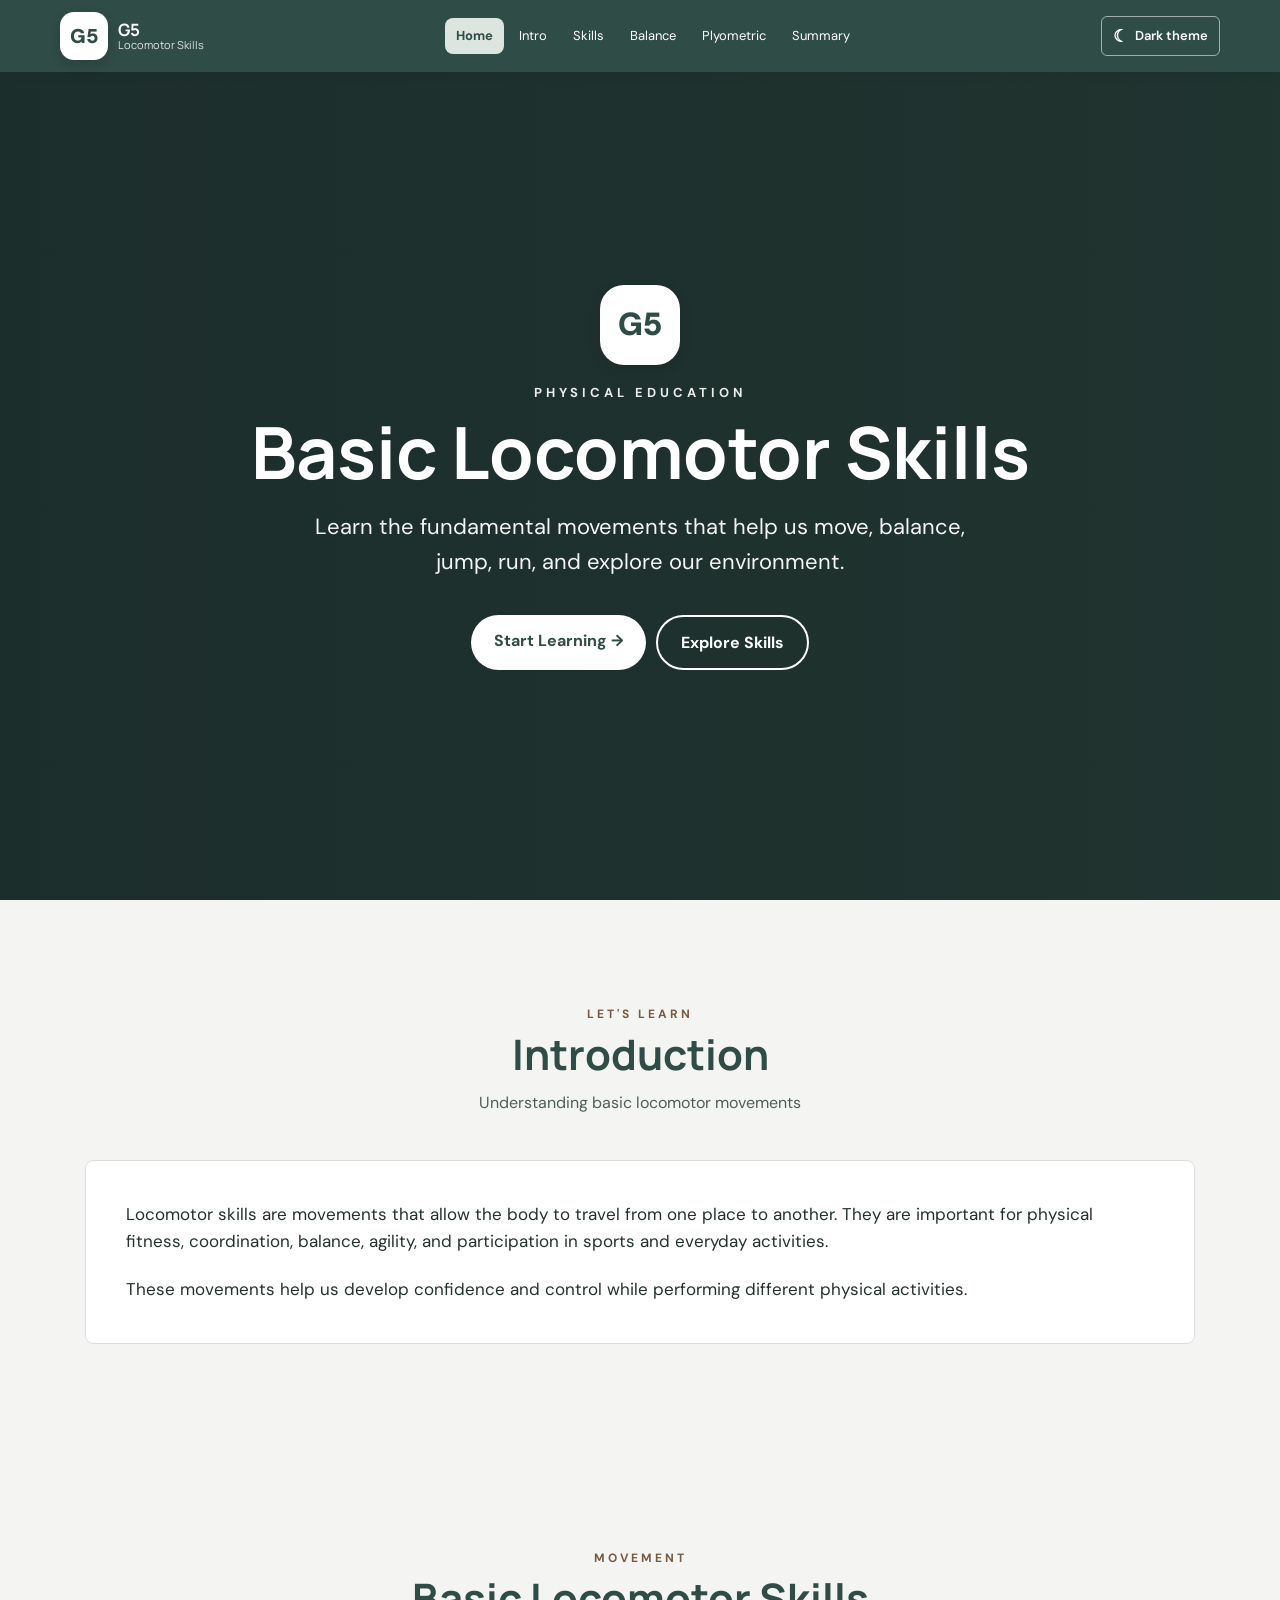
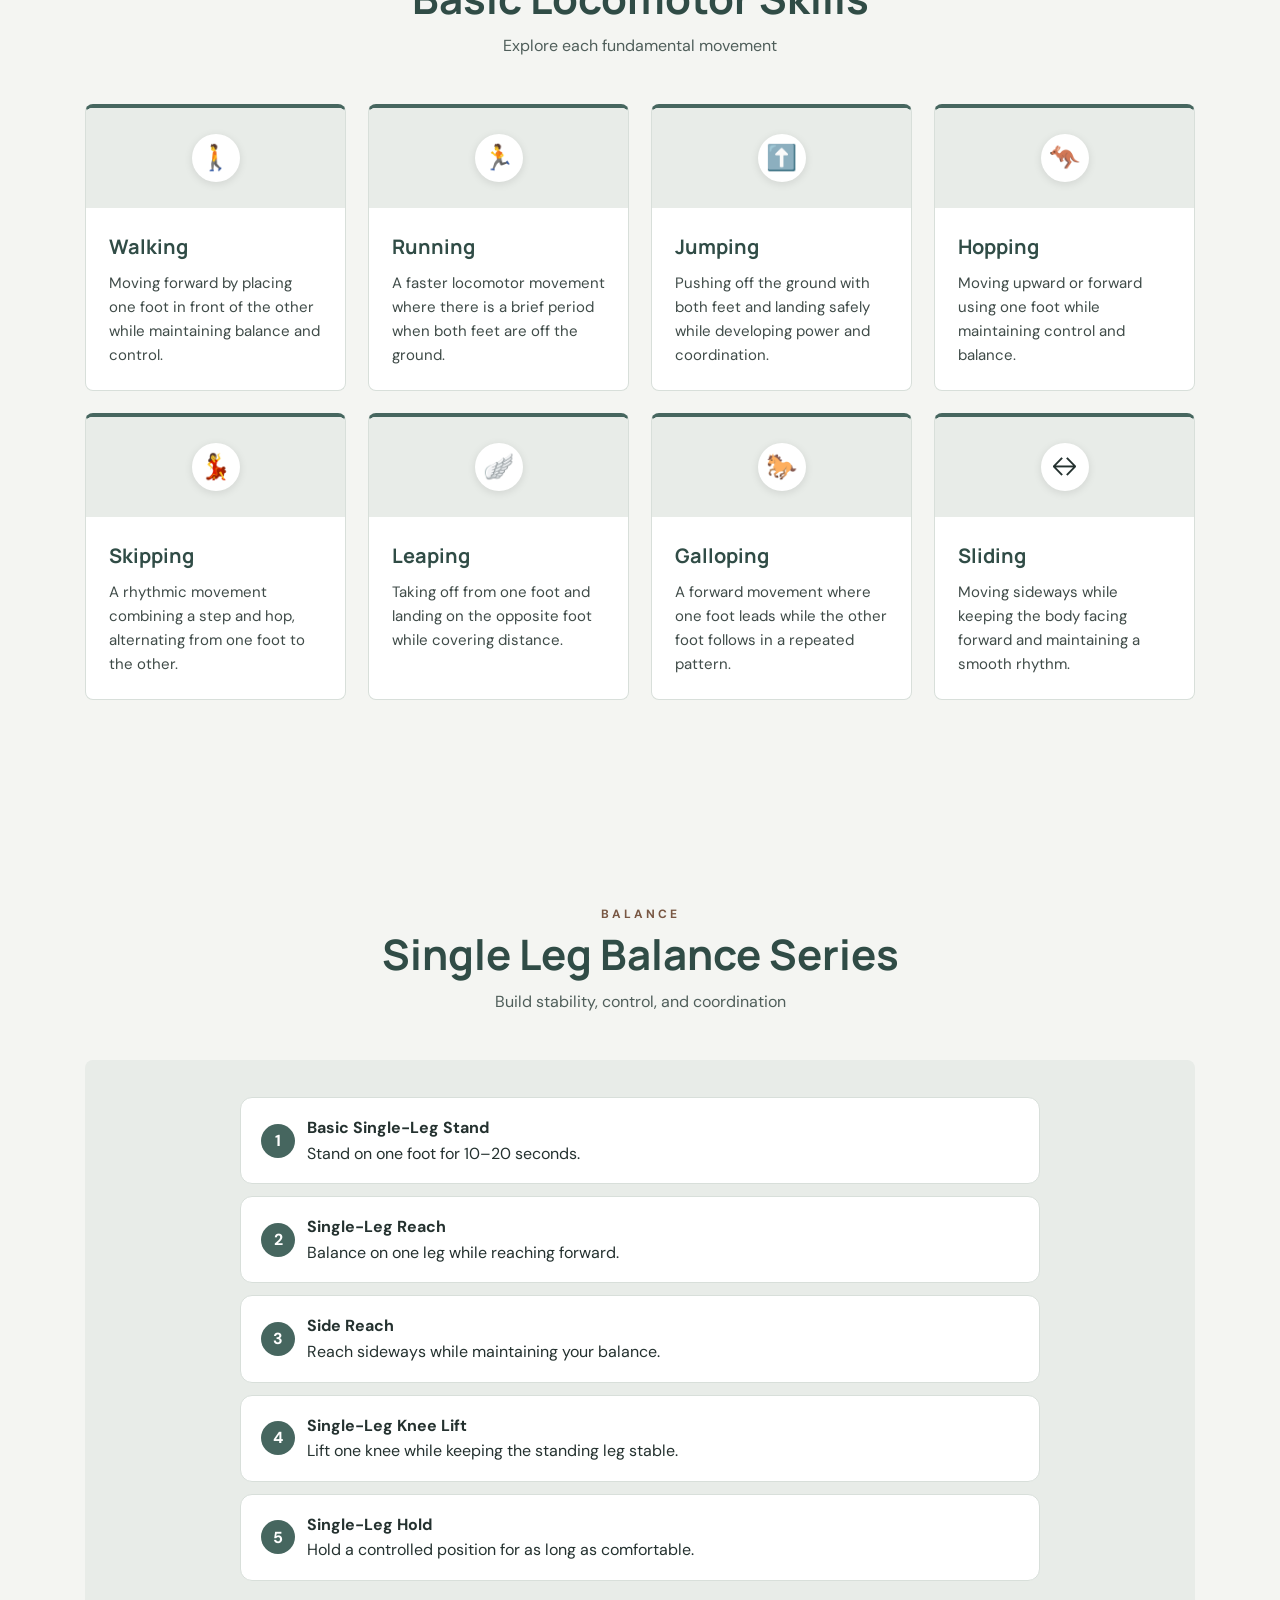
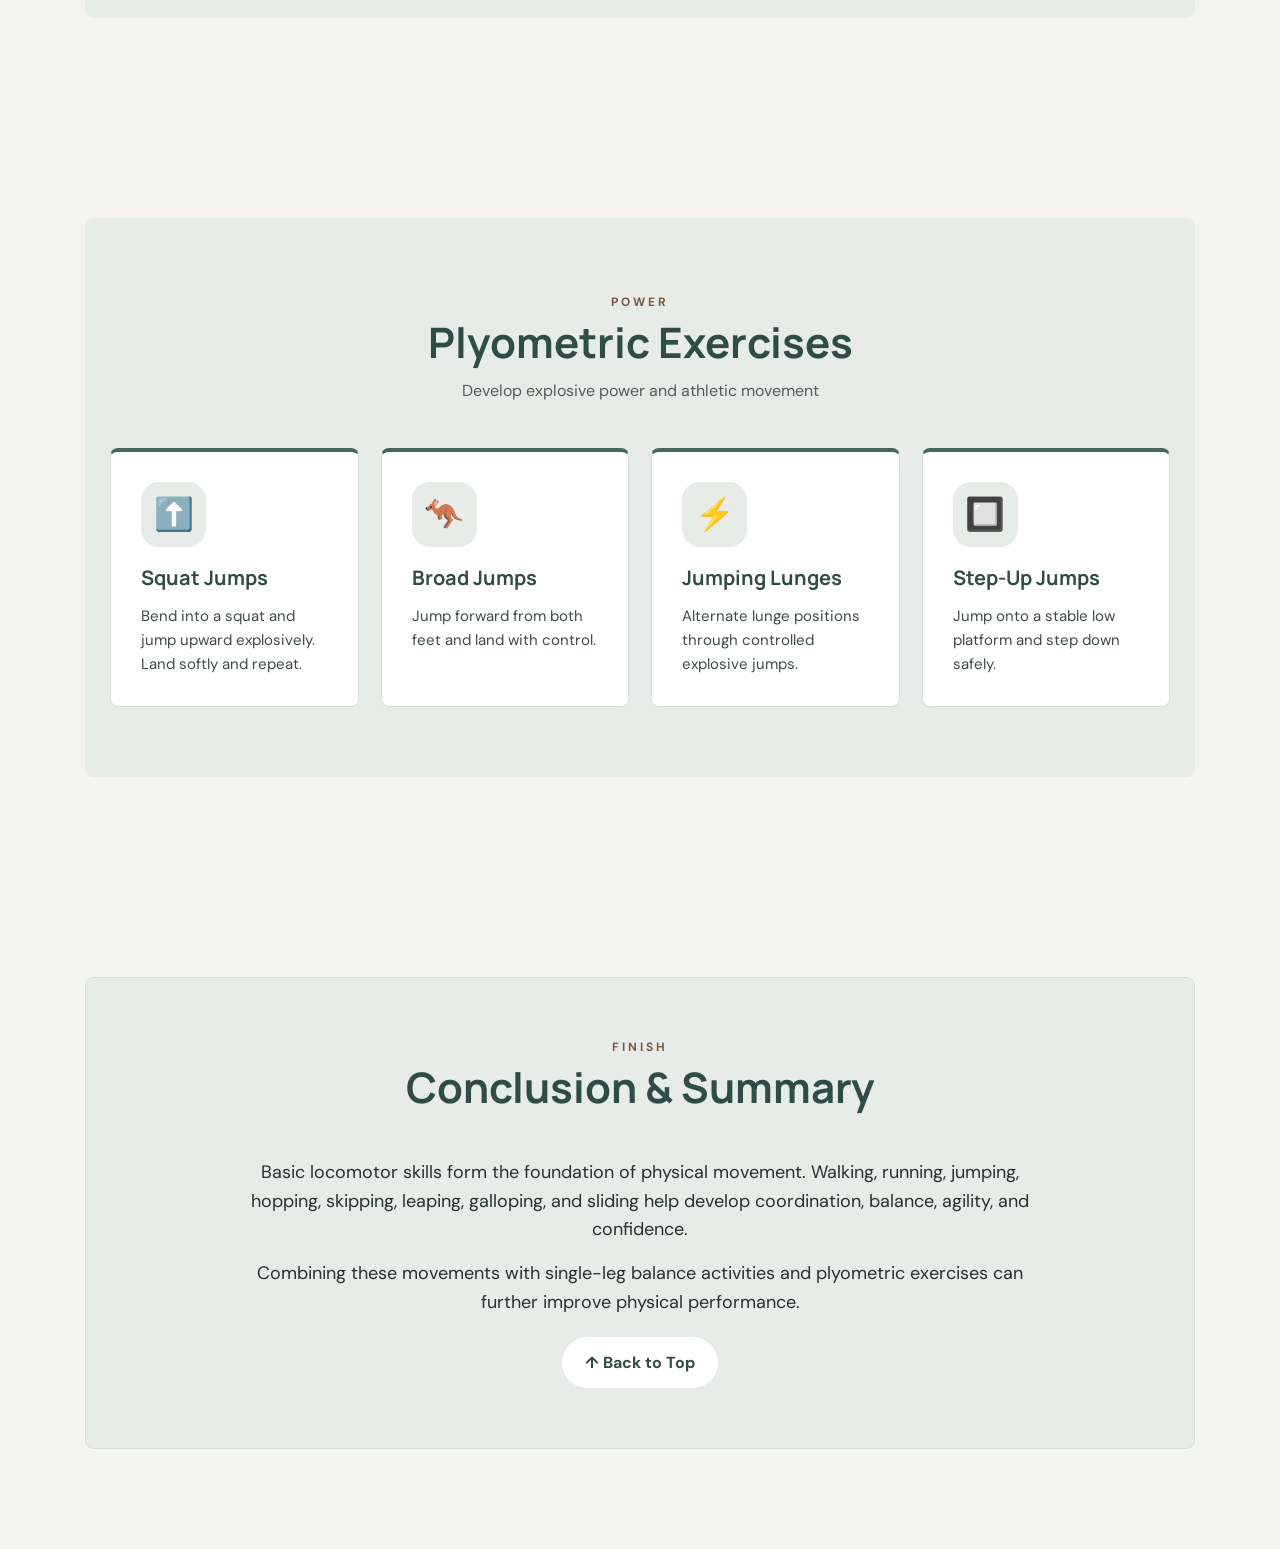
<file: index.html>
<!DOCTYPE html>
<html lang="en">

<head>

    <meta charset="UTF-8">

    <meta
        name="viewport"
        content="width=device-width, initial-scale=1.0"
    >

    <title>G5 | Basic Locomotor Skills</title>

    <link rel="preconnect" href="https://fonts.googleapis.com">
    <link rel="preconnect" href="https://fonts.gstatic.com" crossorigin>
    <link href="https://fonts.googleapis.com/css2?family=DM+Sans:wght@400;500;600;700&family=Manrope:wght@500;600;700;800&display=swap" rel="stylesheet">
    <link rel="stylesheet" href="style.css">

</head>


<body>

    <a class="skip-link" href="#intro">Skip to lesson</a>
    <div class="reading-progress" aria-hidden="true">
        <span class="reading-progress-bar"></span>
    </div>

    <!-- =================================================
         FIXED NAVIGATION
    ================================================== -->

    <nav class="navbar" aria-label="Presentation navigation">

        <div class="nav-container">


            <!-- G5 LOGO -->

            <a href="#home" class="brand">

                <div class="g5-logo">
                    G5
                </div>

                <div class="brand-text">

                    <strong>
                        G5
                    </strong>

                    <span>
                        Locomotor Skills
                    </span>

                </div>

            </a>


            <!-- NAVIGATION LINKS -->

            <ul class="nav-links" aria-label="Lesson sections">

                <li>
                    <a href="#home" aria-current="location">
                        Home
                    </a>
                </li>

                <li>
                    <a href="#intro">
                        Intro
                    </a>
                </li>

                <li>
                    <a href="#skills">
                        Skills
                    </a>
                </li>

                <li>
                    <a href="#balance">
                        Balance
                    </a>
                </li>

                <li>
                    <a href="#plyometric">
                        Plyometric
                    </a>
                </li>

                <li>
                    <a href="#conclusion">
                        Summary
                    </a>
                </li>

            </ul>

            <button class="theme-toggle" id="theme-toggle" type="button" aria-pressed="false">
                <span class="theme-toggle-icon" aria-hidden="true">☾</span>
                <span class="theme-toggle-label">Dark theme</span>
            </button>

        </div>

    </nav>



    <!-- =================================================
         HERO
    ================================================== -->

    <header
        class="hero"
        id="home"
    >

        <div class="hero-overlay"></div>


        <div class="hero-content">


            <!-- G5 HERO LOGO -->

            <div class="hero-logo">
                G5
            </div>


            <p class="eyebrow">
                PHYSICAL EDUCATION
            </p>


            <h1>
                Basic Locomotor Skills
            </h1>


            <p class="hero-description">

                Learn the fundamental movements that help us
                move, balance, jump, run, and explore our environment.

            </p>


            <div class="hero-buttons">

                <a
                    href="#intro"
                    class="btn"
                >
                    Start Learning →
                </a>


                <a
                    href="#skills"
                    class="btn btn-outline"
                >
                    Explore Skills
                </a>

            </div>

        </div>

    </header>



    <!-- =================================================
         INTRODUCTION
    ================================================== -->

    <section id="intro">


        <div class="section-title">

            <span class="section-label">
                LET'S LEARN
            </span>


            <h2>
                Introduction
            </h2>


            <p>
                Understanding basic locomotor movements
            </p>

        </div>



        <div class="intro-box">


            <div class="intro-content">

                <p>

                    Locomotor skills are movements that allow the body
                    to travel from one place to another. They are important
                    for physical fitness, coordination, balance, agility,
                    and participation in sports and everyday activities.

                </p>


                <p>

                    These movements help us develop confidence and control
                    while performing different physical activities.

                </p>

            </div>

        </div>

    </section>



    <!-- =================================================
         BASIC LOCOMOTOR SKILLS
    ================================================== -->

    <section id="skills">


        <div class="section-title">

            <span class="section-label">
                MOVEMENT
            </span>


            <h2>
                Basic Locomotor Skills
            </h2>


            <p>
                Explore each fundamental movement
            </p>

        </div>



        <div class="cards">



            <!-- WALKING -->

            <div class="card">

                <div class="card-image">

                    <span class="skill-icon">
                        🚶
                    </span>

                </div>


                <div class="card-body">

                    <h3>
                        Walking
                    </h3>


                    <p>

                        Moving forward by placing one foot in front
                        of the other while maintaining balance and control.

                    </p>

                </div>

            </div>



            <!-- RUNNING -->

            <div class="card">

                <div class="card-image">

                    <span class="skill-icon">
                        🏃
                    </span>

                </div>


                <div class="card-body">

                    <h3>
                        Running
                    </h3>


                    <p>

                        A faster locomotor movement where there is
                        a brief period when both feet are off the ground.

                    </p>

                </div>

            </div>



            <!-- JUMPING -->

            <div class="card">

                <div class="card-image">

                    <span class="skill-icon">
                        ⬆️
                    </span>

                </div>


                <div class="card-body">

                    <h3>
                        Jumping
                    </h3>


                    <p>

                        Pushing off the ground with both feet and
                        landing safely while developing power and coordination.

                    </p>

                </div>

            </div>



            <!-- HOPPING -->

            <div class="card">

                <div class="card-image">

                    <span class="skill-icon">
                        🦘
                    </span>

                </div>


                <div class="card-body">

                    <h3>
                        Hopping
                    </h3>


                    <p>

                        Moving upward or forward using one foot while
                        maintaining control and balance.

                    </p>

                </div>

            </div>



            <!-- SKIPPING -->

            <div class="card">

                <div class="card-image">

                    <span class="skill-icon">
                        💃
                    </span>

                </div>


                <div class="card-body">

                    <h3>
                        Skipping
                    </h3>


                    <p>

                        A rhythmic movement combining a step and hop,
                        alternating from one foot to the other.

                    </p>

                </div>

            </div>



            <!-- LEAPING -->

            <div class="card">

                <div class="card-image">

                    <span class="skill-icon">
                        🪽
                    </span>

                </div>


                <div class="card-body">

                    <h3>
                        Leaping
                    </h3>


                    <p>

                        Taking off from one foot and landing on the
                        opposite foot while covering distance.

                    </p>

                </div>

            </div>



            <!-- GALLOPING -->

            <div class="card">

                <div class="card-image">

                    <span class="skill-icon">
                        🐎
                    </span>

                </div>


                <div class="card-body">

                    <h3>
                        Galloping
                    </h3>


                    <p>

                        A forward movement where one foot leads while
                        the other foot follows in a repeated pattern.

                    </p>

                </div>

            </div>



            <!-- SLIDING -->

            <div class="card">

                <div class="card-image">

                    <span class="skill-icon">
                        ↔️
                    </span>

                </div>


                <div class="card-body">

                    <h3>
                        Sliding
                    </h3>


                    <p>

                        Moving sideways while keeping the body facing
                        forward and maintaining a smooth rhythm.

                    </p>

                </div>

            </div>


        </div>

    </section>



    <!-- =================================================
         SINGLE LEG BALANCE
    ================================================== -->

    <section id="balance">


        <div class="section-title">

            <span class="section-label">
                BALANCE
            </span>


            <h2>
                Single Leg Balance Series
            </h2>


            <p>
                Build stability, control, and coordination
            </p>

        </div>



        <div class="balance-container">


            <ul class="balance-list">


                <li>

                    <span class="number">
                        1
                    </span>


                    <div>

                        <strong>
                            Basic Single-Leg Stand
                        </strong>

                        <br>

                        Stand on one foot for 10–20 seconds.

                    </div>

                </li>



                <li>

                    <span class="number">
                        2
                    </span>


                    <div>

                        <strong>
                            Single-Leg Reach
                        </strong>

                        <br>

                        Balance on one leg while reaching forward.

                    </div>

                </li>



                <li>

                    <span class="number">
                        3
                    </span>


                    <div>

                        <strong>
                            Side Reach
                        </strong>

                        <br>

                        Reach sideways while maintaining your balance.

                    </div>

                </li>



                <li>

                    <span class="number">
                        4
                    </span>


                    <div>

                        <strong>
                            Single-Leg Knee Lift
                        </strong>

                        <br>

                        Lift one knee while keeping the standing leg stable.

                    </div>

                </li>



                <li>

                    <span class="number">
                        5
                    </span>


                    <div>

                        <strong>
                            Single-Leg Hold
                        </strong>

                        <br>

                        Hold a controlled position for as long as comfortable.

                    </div>

                </li>


            </ul>

        </div>

    </section>



    <!-- =================================================
         PLYOMETRIC
    ================================================== -->

    <section id="plyometric">


        <div class="plyo">


            <div class="section-title">

                <span class="section-label">
                    POWER
                </span>


                <h2>
                    Plyometric Exercises
                </h2>


                <p>
                    Develop explosive power and athletic movement
                </p>

            </div>



            <div class="cards">


                <!-- SQUAT JUMPS -->

                <div class="card">

                    <div class="plyo-icon">
                        ⬆️
                    </div>


                    <h3>
                        Squat Jumps
                    </h3>


                    <p>

                        Bend into a squat and jump upward explosively.
                        Land softly and repeat.

                    </p>

                </div>



                <!-- BROAD JUMPS -->

                <div class="card">

                    <div class="plyo-icon">
                        🦘
                    </div>


                    <h3>
                        Broad Jumps
                    </h3>


                    <p>

                        Jump forward from both feet and land
                        with control.

                    </p>

                </div>



                <!-- JUMPING LUNGES -->

                <div class="card">

                    <div class="plyo-icon">
                        ⚡
                    </div>


                    <h3>
                        Jumping Lunges
                    </h3>


                    <p>

                        Alternate lunge positions through controlled
                        explosive jumps.

                    </p>

                </div>



                <!-- STEP-UP JUMPS -->

                <div class="card">

                    <div class="plyo-icon">
                        🔲
                    </div>


                    <h3>
                        Step-Up Jumps
                    </h3>


                    <p>

                        Jump onto a stable low platform and
                        step down safely.

                    </p>

                </div>


            </div>

        </div>

    </section>



    <!-- =================================================
         CONCLUSION
    ================================================== -->

    <section id="conclusion">


        <div class="conclusion">


            <div class="section-title">

                <span class="section-label">
                    FINISH
                </span>


                <h2>
                    Conclusion & Summary
                </h2>

            </div>



            <p>

                Basic locomotor skills form the foundation of physical
                movement. Walking, running, jumping, hopping, skipping,
                leaping, galloping, and sliding help develop coordination,
                balance, agility, and confidence.

            </p>



            <p>

                Combining these movements with single-leg balance
                activities and plyometric exercises can further improve
                physical performance.

            </p>



            <a
                href="#home"
                class="btn"
            >
                ↑ Back to Top
            </a>


        </div>

    </section>




    <!-- JavaScript -->

    <script src="script.js"></script>


</body>

</html>
</file>
<file: style.css>
/* =====================================================
   GENERAL
===================================================== */

:root {
    color-scheme: light;
    --ink: #24312f;
    --muted: #4f5e5a;
    --green: #46665f;
    --green-deep: #304c46;
    --heading: #304c46;
    --lime: #dce5df;
    --coral: #795844;
    --paper: #f4f5f2;
    --surface: #ffffff;
    --surface-muted: #e8ece8;
    --text-soft: #3f4b48;
    --button-surface: #ffffff;
    --line: #d8dfda;
}

html[data-theme="dark"] {
    color-scheme: dark;
    --ink: #f0f3f1;
    --muted: #c3ceca;
    --green: #66877c;
    --green-deep: #16211e;
    --heading: #dce7e2;
    --lime: #3b5048;
    --coral: #d7b99f;
    --paper: #1b2421;
    --surface: #26312d;
    --surface-muted: #303c37;
    --text-soft: #d5ddda;
    --button-surface: #e0e8e4;
    --line: #4a5852;
}

* {
    box-sizing: border-box;
    margin: 0;
    padding: 0;
    scroll-behavior: smooth;
}


html {
    scroll-padding-top: 90px;
}


body {
    font-family: "DM Sans", sans-serif;

    background: var(--paper);

    color: var(--ink);

    line-height: 1.6;
}



/* =====================================================
   FIXED NAVIGATION
===================================================== */

.navbar {
    position: fixed;

    top: 0;
    left: 0;

    width: 100%;

    z-index: 1000;

    background: var(--green-deep);

    color: white;

    box-shadow: 0 2px 8px rgba(25, 38, 35, 0.12);
}


.nav-container {
    width: min(1200px, 100%);

    margin: auto;

    padding: 12px 20px;

    display: flex;

    justify-content: space-between;

    align-items: center;

    gap: 20px;
}



/* =====================================================
   G5 BRAND
===================================================== */

.brand {
    display: flex;

    align-items: center;

    gap: 10px;

    color: white;

    text-decoration: none;

    flex-shrink: 0;
}


.g5-logo {
    width: 48px;
    height: 48px;

    display: grid;

    place-items: center;

    background: var(--button-surface);

    color: var(--green-deep);

    border-radius: 14px;

    font-size: 20px;

    font-weight: 900;

    box-shadow:
        0 4px 12px
        rgba(0, 0, 0, 0.15);

    border:
        3px solid
        rgba(255, 255, 255, 0.5);
}


.brand-text {
    display: flex;

    flex-direction: column;

    line-height: 1.1;
}


.brand-text strong {
    font-size: 17px;
}


.brand-text span {
    font-size: 11px;

    opacity: 0.85;
}



/* =====================================================
   NAVIGATION LINKS
   NO DRAWER
===================================================== */

.nav-links {
    display: flex;

    align-items: center;

    justify-content: flex-end;

    gap: 4px;

    list-style: none;

    flex-wrap: wrap;
}


.nav-links a {
    display: block;

    color: white;

    text-decoration: none;

    padding: 8px 11px;

    border-radius: 8px;

    font-size: 13px;

    transition: 0.25s ease;
}


.nav-links a:hover {
    background:
        rgba(255, 255, 255, 0.18);

    transform:
        translateY(-1px);
}

.nav-links a[aria-current="location"] {
    background: var(--lime);
    color: var(--green-deep);
    font-weight: 700;
}

.theme-toggle {
    flex: 0 0 auto;
    display: inline-flex;
    align-items: center;
    justify-content: center;
    gap: 7px;
    min-height: 40px;
    padding: 7px 11px;
    border: 1px solid rgba(255, 255, 255, 0.55);
    border-radius: 6px;
    background: transparent;
    color: white;
    font: inherit;
    font-size: 13px;
    font-weight: 600;
    cursor: pointer;
}

.theme-toggle:hover {
    background: rgba(255, 255, 255, 0.12);
}

.theme-toggle-icon {
    font-size: 17px;
    line-height: 1;
}



/* =====================================================
   HERO
===================================================== */

.hero {
    min-height: 100vh;

    position: relative;

    display: flex;

    justify-content: center;

    align-items: center;

    padding:
        140px 20px 80px;

    text-align: center;

    color: white;

    background:
        linear-gradient(90deg, rgba(27, 43, 40, 0.88), rgba(27, 43, 40, 0.72)),
        url("https://images.unsplash.com/photo-1538805060514-97d9cc17730c?auto=format&fit=crop&w=2200&q=85") center 42% / cover,
        var(--green-deep);
}


.hero-overlay {
    position: absolute;

    inset: 0;

    background: rgba(27, 43, 40, 0.12);
}


.hero-content {
    position: relative;

    max-width: 900px;

    z-index: 1;
}


.hero-logo {
    width: 80px;
    height: 80px;

    margin:
        0 auto 18px;

    display: grid;

    place-items: center;

    border-radius: 24px;

    background: white;

    color: var(--green-deep);

    font-size: 32px;

    font-weight: 900;

    box-shadow: 0 4px 12px rgba(0, 0, 0, 0.12);
}


.eyebrow {
    letter-spacing: 4px;

    font-size: 13px;

    font-weight: bold;

    opacity: 0.9;

    margin-bottom: 10px;
}


.hero h1 {
    font-size:
        clamp(38px, 7vw, 72px);

    line-height: 1.05;

    margin-bottom: 20px;
}


.hero-description {
    max-width: 700px;

    margin:
        auto auto 30px;

    font-size:
        clamp(17px, 3vw, 22px);

    opacity: 0.95;
}



/* =====================================================
   BUTTONS
===================================================== */

.hero-buttons {
    display: flex;

    justify-content: center;

    flex-wrap: wrap;
}


.btn {
    display: inline-block;

    border: none;

    background: var(--button-surface);

    color: var(--green-deep);

    padding:
        13px 23px;

    border-radius: 30px;

    font-weight: bold;

    cursor: pointer;

    text-decoration: none;

    transition: background-color 0.2s ease, color 0.2s ease;

    margin: 5px;
}


.btn:hover {
    background: var(--lime);
    color: var(--green-deep);
}


.btn-outline {
    background: transparent;

    color: white;

    border:
        2px solid white;
}


.btn-outline:hover {
    background: var(--button-surface);

    color: var(--green-deep);
}



/* =====================================================
   SECTIONS
===================================================== */

section {
    width:
        min(1150px, 100%);

    margin: auto;

    padding:
        100px 20px;

    scroll-margin-top: 70px;
}


.section-title {
    text-align: center;

    margin-bottom: 45px;
}


.section-label {
    display: inline-block;

    color: var(--coral);

    font-size: 12px;

    font-weight: bold;

    letter-spacing: 3px;

    margin-bottom: 5px;
}


.section-title h2 {
    color: var(--heading);

    font-size:
        clamp(28px, 5vw, 42px);

    line-height: 1.2;

    margin-bottom: 10px;
}


.section-title p {
    color: var(--muted);
}



/* =====================================================
   INTRODUCTION
===================================================== */

.intro-box {
    display: grid;

    overflow: hidden;

    background: var(--surface);

    border-radius: 8px;

    border: 1px solid var(--line);
}


.intro-content {
    padding: 40px;

    display: flex;

    flex-direction: column;

    justify-content: center;
}


.intro-content p {
    font-size: 17px;

    margin-bottom: 20px;
}


.intro-content p:last-child {
    margin-bottom: 0;
}



/* =====================================================
   CARDS
===================================================== */

.cards {
    display: grid;

    grid-template-columns:
        repeat(
            auto-fit,
            minmax(230px, 1fr)
        );

    gap: 22px;
}


.card {
    overflow: hidden;

    background: var(--surface);

    border-radius: 8px;

    border: 1px solid var(--line);
    transition: border-color 0.2s ease;

    border-top:
        4px solid var(--green);
}


.card:hover {
    border-color: var(--green);
}


.card-image {
    height: 100px;

    position: relative;

    overflow: hidden;

    background: var(--surface-muted);
}


.skill-icon {
    position: absolute;

    left: 50%;

    top: 50%;

    transform: translate(-50%, -50%);

    width: 48px;
    height: 48px;

    display: grid;

    place-items: center;

    background: var(--surface);

    border-radius: 50%;

    font-size: 25px;

    box-shadow: 0 2px 8px rgba(0, 0, 0, 0.1);
}


.card-body {
    padding: 23px;
}


.card h3 {
    color: var(--heading);

    margin-bottom: 8px;

    font-size: 20px;
}


.card p {
    color: var(--text-soft);

    font-size: 15px;
}



/* =====================================================
   BALANCE
===================================================== */

.balance-container {
    background: var(--surface-muted);

    padding: 25px;

    border-radius: 8px;
}


.balance-list {
    list-style: none;

    max-width: 800px;

    margin: auto;
}


.balance-list li {
    background: var(--surface);

    margin: 12px 0;

    padding: 17px 20px;

    border-radius: 12px;

    display: flex;

    align-items: center;

    gap: 12px;

    border: 1px solid var(--line);
}


.balance-list li:hover {
    border-color: var(--green);
}


.number {
    background: var(--green);

    color: white;

    min-width: 34px;

    height: 34px;

    border-radius: 50%;

    display: grid;

    place-items: center;

    font-weight: bold;
}



/* =====================================================
   PLYOMETRIC
===================================================== */

.plyo {
    background: var(--surface-muted);

    color: var(--ink);

    width: 100%;

    border-radius: 8px;

    padding: 70px 25px;
}


.plyo .section-title h2 {
    color: var(--heading);
}


.plyo .section-title p {
    color: var(--muted);
}


.plyo .card {
    background: var(--surface);

    color: var(--ink);

    border-top-color: var(--green);

    padding: 30px;
}


.plyo .card h3 {
    color: var(--heading);

    margin-bottom: 10px;
}


.plyo .card p {
    color: var(--text-soft);
}


.plyo-icon {
    width: 65px;
    height: 65px;

    display: grid;

    place-items: center;

    margin-bottom: 15px;

    border-radius: 18px;

    background: var(--surface-muted);

    font-size: 32px;
}



/* =====================================================
   CONCLUSION
===================================================== */

.conclusion {
    text-align: center;

    background: var(--surface-muted);

    border-radius: 8px;
    border: 1px solid var(--line);

    padding: 55px 25px;
}


.conclusion p {
    max-width: 800px;

    margin:
        0 auto 15px;

    font-size: 18px;
}



/* =====================================================
   FOOTER
===================================================== */

footer {
    background: #0f172a;

    color: #cbd5e1;

    text-align: center;

    padding: 35px 20px;
}


.footer-logo {
    display: flex;

    justify-content: center;

    align-items: center;

    gap: 10px;

    color: white;

    margin-bottom: 10px;
}


.g5-logo.small {
    width: 38px;
    height: 38px;

    font-size: 15px;

    border-radius: 10px;
}


.copyright {
    margin-top: 10px;

    font-size: 12px;

    opacity: 0.6;
}



/* =====================================================
   TABLET
===================================================== */

@media (max-width: 850px) {


    .nav-container {
        align-items: flex-start;

        flex-direction: column;

        gap: 8px;

        padding:
            10px 15px;
    }


    .theme-toggle {
        position: absolute;
        top: 12px;
        right: 15px;
    }


    .brand {
        width: auto;
        min-height: 42px;
    }


    /*
       Navigation stays visible.
       It does NOT become a drawer.
    */

    .nav-links {
        width: 100%;

        justify-content: flex-start;

        overflow-x: auto;

        flex-wrap: nowrap;

        padding-bottom: 4px;
        padding-right: 4px;

        scrollbar-width: thin;
    }


    .nav-links a {
        white-space: nowrap;

        padding:
            7px 10px;

        font-size: 13px;
    }


    .hero {
        padding-top: 180px;
    }


    section {
        padding:
            75px 15px;
    }


    .intro-box {
        grid-template-columns: 1fr;
    }


    .intro-content {
        padding:
            28px 22px;
    }


    .plyo {
        padding:
            55px 15px;
    }

}



/* =====================================================
   SMALL PHONES
===================================================== */

@media (max-width: 450px) {


    .brand-text span {
        display: none;
    }


    .theme-toggle {
        min-height: 38px;
        padding: 6px 9px;
        font-size: 12px;
    }


    .g5-logo {
        width: 42px;
        height: 42px;

        font-size: 17px;
    }


    .hero {
        padding-left: 15px;

        padding-right: 15px;
    }


    .hero h1 {
        font-size: 38px;
    }


    .hero-description {
        font-size: 16px;
    }


    .hero-logo {
        width: 65px;
        height: 65px;

        font-size: 26px;

        border-radius: 18px;
    }


    .section-title {
        margin-bottom: 30px;
    }


    .balance-list li {
        align-items: flex-start;

        font-size: 14px;
    }


    .number {
        min-width: 30px;

        height: 30px;
    }


    .card-image {
        height: 90px;
    }


    .conclusion {
        padding:
            40px 18px;
    }

}

.skip-link {
    position: fixed;
    top: 12px;
    left: 12px;
    z-index: 1200;
    padding: 10px 14px;
    transform: translateY(-160%);
    border-radius: 4px;
    background: var(--lime);
    color: var(--green-deep);
    font-weight: 700;
}

.skip-link:focus {
    transform: translateY(0);
}

.reading-progress {
    position: fixed;
    inset: 0 0 auto;
    z-index: 1101;
    height: 3px;
}

.reading-progress-bar {
    display: block;
    width: 100%;
    height: 100%;
    transform: scaleX(0);
    transform-origin: left center;
    background: var(--lime);
}

h1,
h2,
h3,
.brand-text {
    font-family: "Manrope", "DM Sans", sans-serif;
}

:focus-visible {
    outline: 3px solid var(--green);
    outline-offset: 3px;
}

@media (prefers-reduced-motion: reduce) {
    *,
    *::before,
    *::after {
        scroll-behavior: auto !important;
        transition-duration: 0.01ms !important;
        animation-duration: 0.01ms !important;
        animation-iteration-count: 1 !important;
    }
}
</file>
